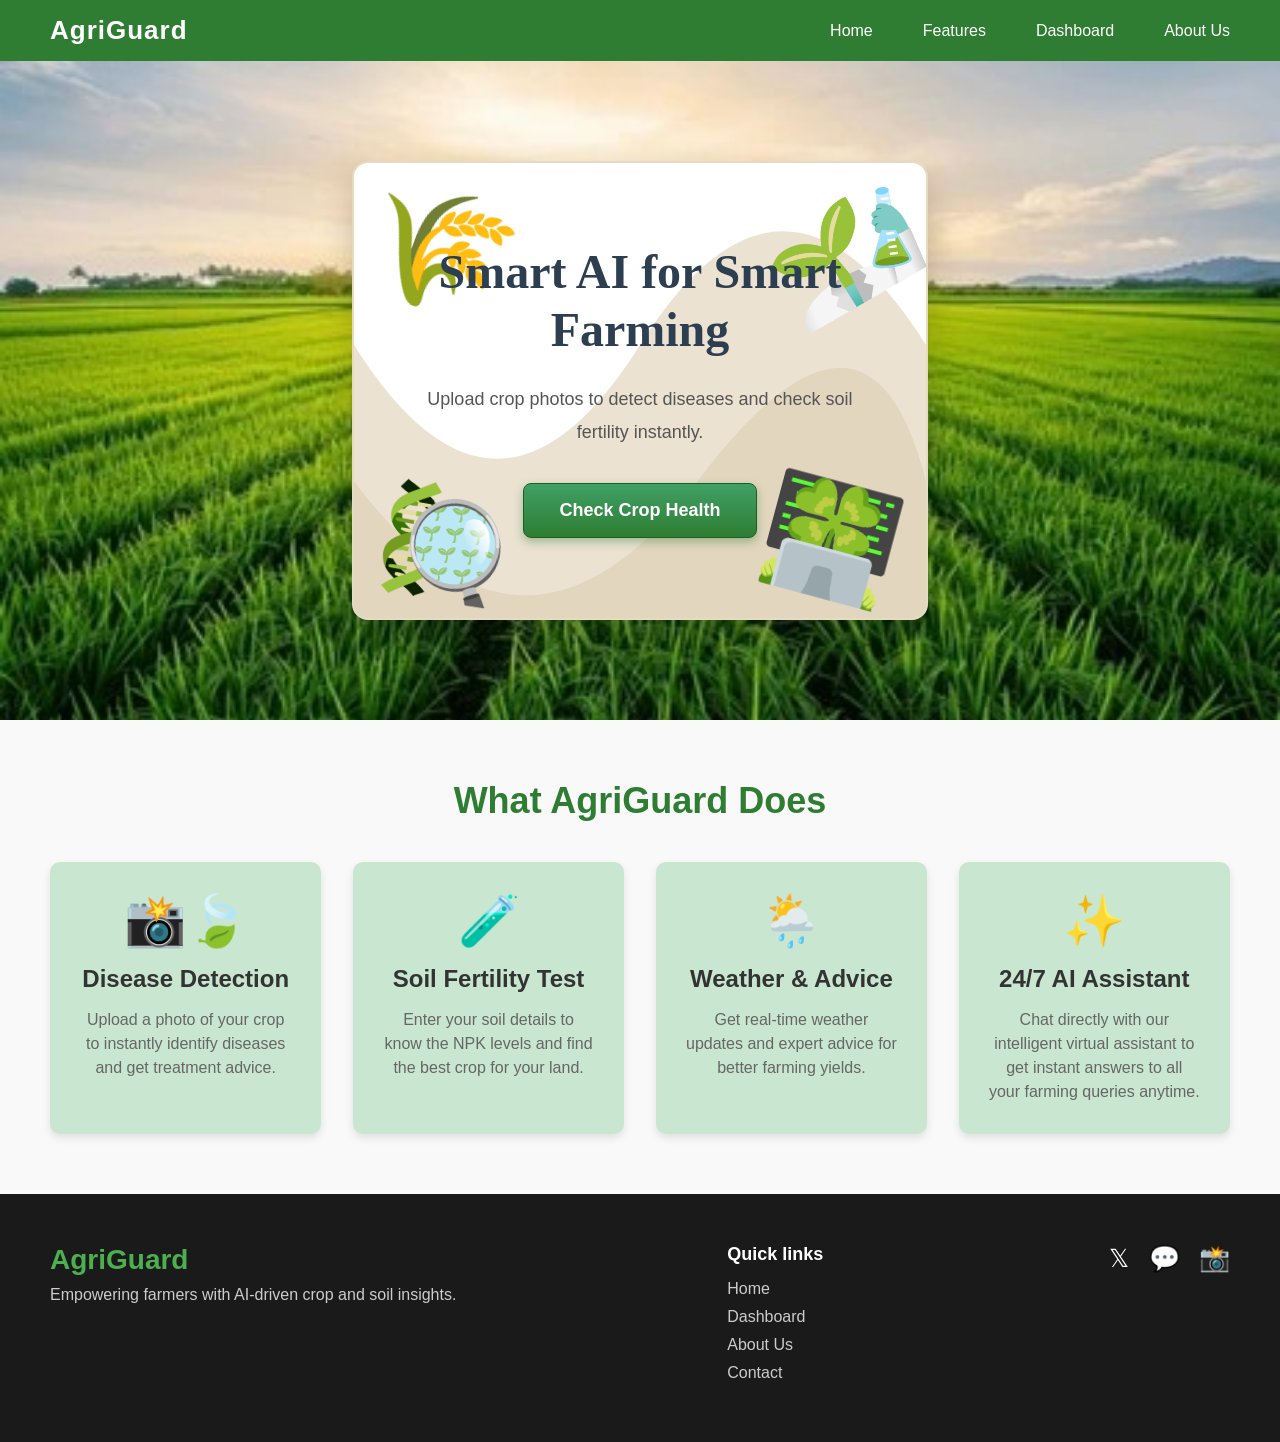
<file: Frontend/index.html>
<!DOCTYPE html>
<html lang="en">
<head>
    <meta charset="UTF-8">
    <meta name="viewport" content="width=device-width, initial-scale=1.0">
    <title>AgriGuard</title>
    <link rel="stylesheet" href="style.css">
</head>
<body>

    <nav class="navbar">
        <div class="logo">
            <h2>AgriGuard</h2>
        </div>
        <ul class="nav-links">
            <li><a href="index.html">Home</a></li>
            <li><a href="#features">Features</a></li>
            <li><a href="dashboard.html">Dashboard</a></li>
            <li><a href="about.html">About Us</a></li>
        </ul>
    </nav>
    
    <section class="hero">
        <div class="hero-content">
            <img src="leaf.png" class="float-icon icon-bl" alt="Leaf Icon">
            <img src="test.png" class="float-icon icon-tr" alt="Soil Test Emoji">
            <img src="tech.png" class="float-icon icon-br" alt="Tech Icon">
            <span class="float-icon icon-tl">🌾</span>
            
            <h1>Smart AI for Smart Farming</h1>
            <p>Upload crop photos to detect diseases and check soil fertility instantly.</p>
            <a href="dashboard.html" class="cta-btn">Check Crop Health</a>
        </div>
    </section>

    <section class="features-section" id="features">
        <div class="section-header">
            <h2>What AgriGuard Does</h2>
        </div>
        
        <div class="features-grid">
            <div class="feature-card">
                <div class="feature-icon">📸🍃</div>
                <h3>Disease Detection</h3>
                <p>Upload a photo of your crop to instantly identify diseases and get treatment advice.</p>
            </div>
            
            <div class="feature-card">
                <div class="feature-icon">🧪</div>
                <h3>Soil Fertility Test</h3>
                <p>Enter your soil details to know the NPK levels and find the best crop for your land.</p>
            </div>
            
            <div class="feature-card">
                <div class="feature-icon">🌦️</div>
                <h3>Weather & Advice</h3>
                <p>Get real-time weather updates and expert advice for better farming yields.</p>
            </div>
            
            <div class="feature-card">
                <div class="feature-icon">✨</div>
                <h3>24/7 AI Assistant</h3>
                <p>Chat directly with our intelligent virtual assistant to get instant answers to all your farming queries anytime.</p>
            </div>
        </div>
    </section>

    <footer class="footer">
        <div class="footer-top">
            <div class="footer-left">
                <h2>AgriGuard</h2>
                <p>Empowering farmers with AI-driven crop and soil insights.</p>
            </div>
            
            <div class="footer-center">
                <h3>Quick links</h3>
                <ul>
                    <li><a href="index.html">Home</a></li>
                    <li><a href="dashboard.html">Dashboard</a></li>
                    <li><a href="about.html">About Us</a></li>
                    <li><a href="#">Contact</a></li>
                </ul>
            </div>
            
            <div class="footer-right">
                <span class="social-icon">𝕏</span>
                <span class="social-icon">💬</span>
                <span class="social-icon">📸</span>
            </div>
        </div>
    </footer>
    <script src="script.js"></script>
</body>
</html>
</file>
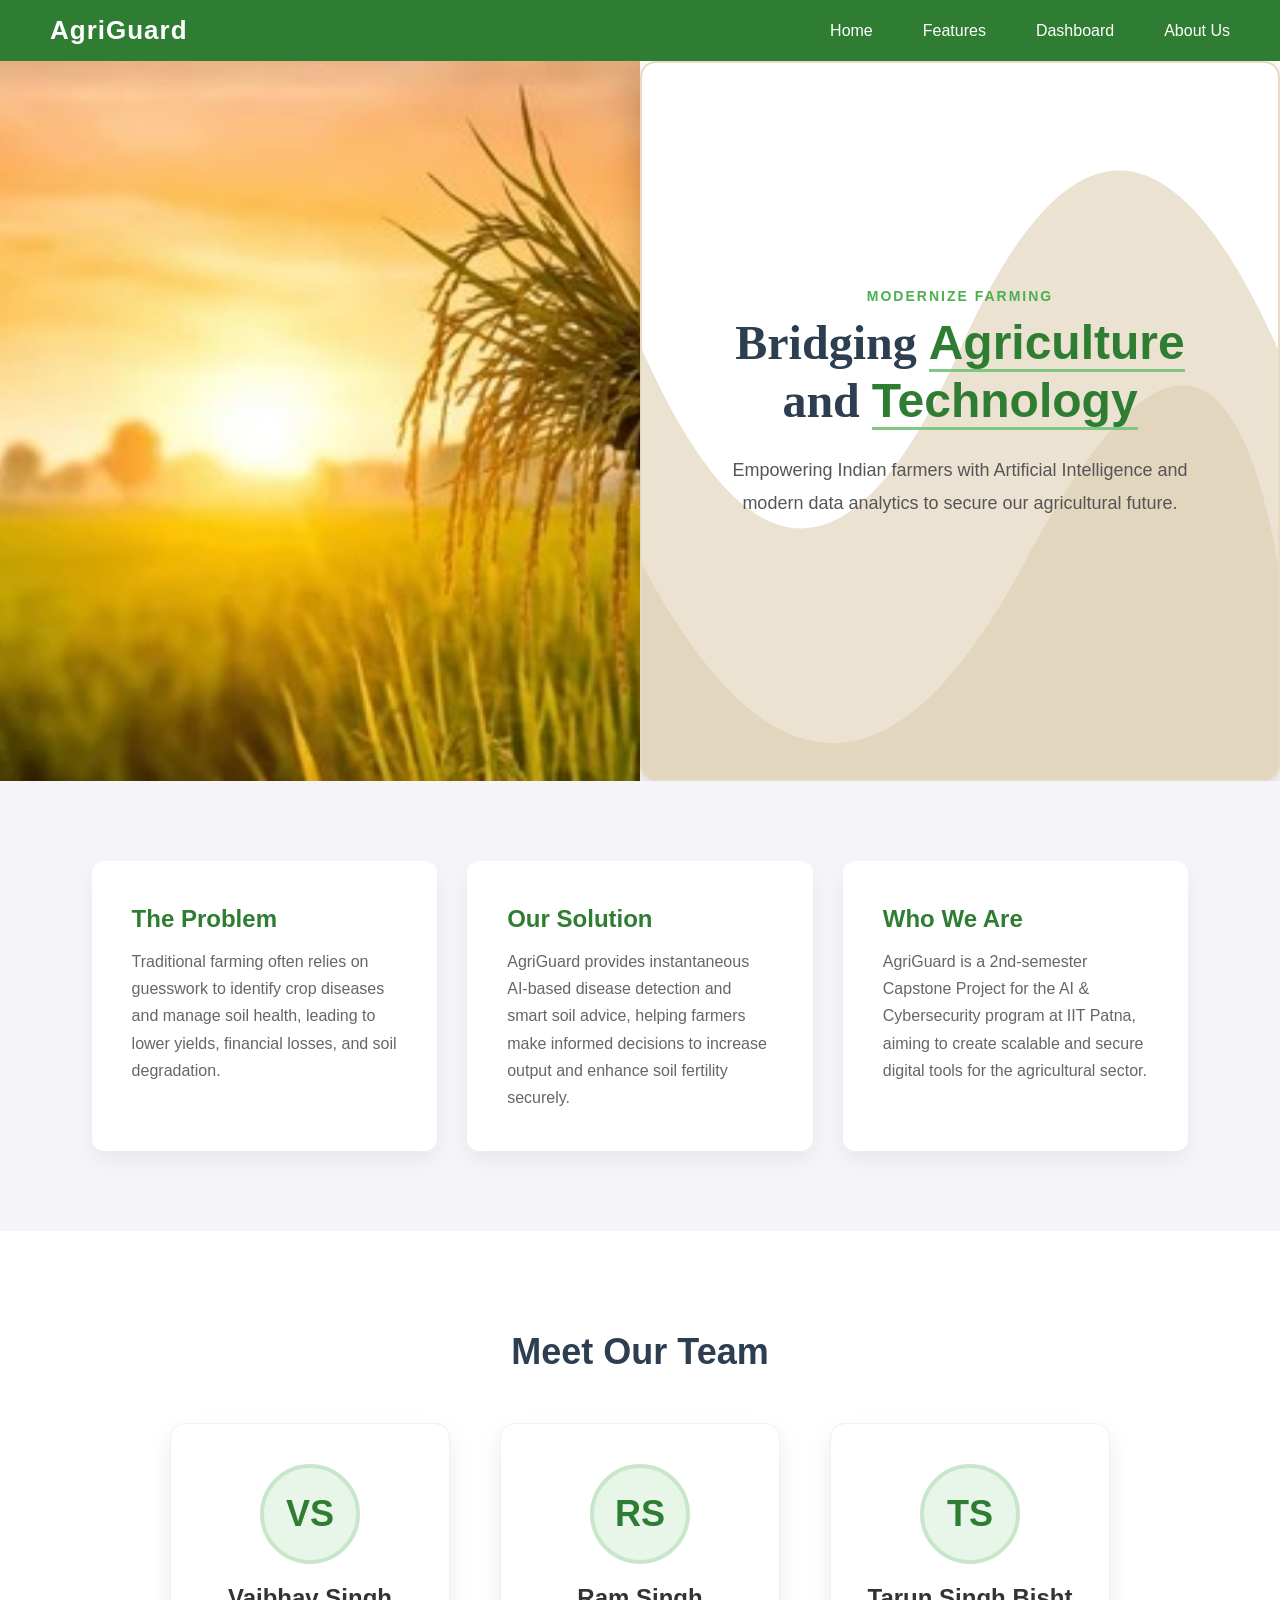
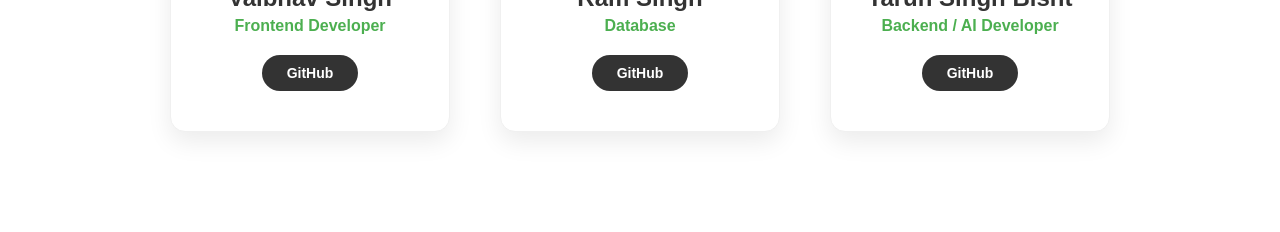
<file: Frontend/about.html>
<!DOCTYPE html>
<html lang="en">
<head>
    <meta charset="UTF-8">
    <meta name="viewport" content="width=device-width, initial-scale=1.0">
    <title>About Us - AgriGuard</title>
    <link rel="stylesheet" href="style.css">
    <link href="https://fonts.googleapis.com/css2?family=Poppins:wght@300;400;600&display=swap" rel="stylesheet">
</head>
<body>

    <nav class="navbar">
        <div class="logo">
            <h2>AgriGuard</h2>
        </div>
        <ul class="nav-links">
            <li><a href="index.html">Home</a></li>
            <li><a href="index.html#features">Features</a></li>
            <li><a href="dashboard.html">Dashboard</a></li>
            <li><a href="about.html">About Us</a></li>
        </ul>
    </nav>

    <div class="about-hero">
        <div class="hero-image"></div>
        <div class="hero-content">
            <span class="sub-title">Modernize Farming</span>
            <h1>Bridging <span class="highlight">Agriculture</span> and <span class="highlight">Technology</span></h1>
            <p>Empowering Indian farmers with Artificial Intelligence and modern data analytics to secure our agricultural future.</p>
        </div>
    </div>

    <div class="about-details-section">
        <div class="details-card">
            <h3>The Problem</h3>
            <p>Traditional farming often relies on guesswork to identify crop diseases and manage soil health, leading to lower yields, financial losses, and soil degradation.</p>
        </div>
        <div class="details-card">
            <h3>Our Solution</h3>
            <p>AgriGuard provides instantaneous AI-based disease detection and smart soil advice, helping farmers make informed decisions to increase output and enhance soil fertility securely.</p>
        </div>
        <div class="details-card">
            <h3>Who We Are</h3>
            <p>AgriGuard is a 2nd-semester Capstone Project for the AI & Cybersecurity program at IIT Patna, aiming to create scalable and secure digital tools for the agricultural sector.</p>
        </div>
    </div>

    <div class="team-section">
        <h2>Meet Our Team</h2>
        <div class="team-cards">
            
            <div class="team-card">
                <div class="avatar-circle">VS</div>
                <h3>Vaibhav Singh</h3>
                <p class="team-role">Frontend Developer</p>
                <a href="https://github.com/Vaibhav-Singh1008" target="_blank" class="git-btn">GitHub</a>
            </div>

            <div class="team-card">
                <div class="avatar-circle">RS</div>
                <h3>Ram Singh</h3>
                <p class="team-role">Database</p>
                <a href="#" class="git-btn">GitHub</a>
            </div>

            <div class="team-card">
                <div class="avatar-circle">TS</div>
                <h3>Tarun Singh Bisht</h3>
                <p class="team-role">Backend / AI Developer</p>
                <a href="#" class="git-btn">GitHub</a>
            </div>

        </div>
    </div>

</body>
</html>
</file>
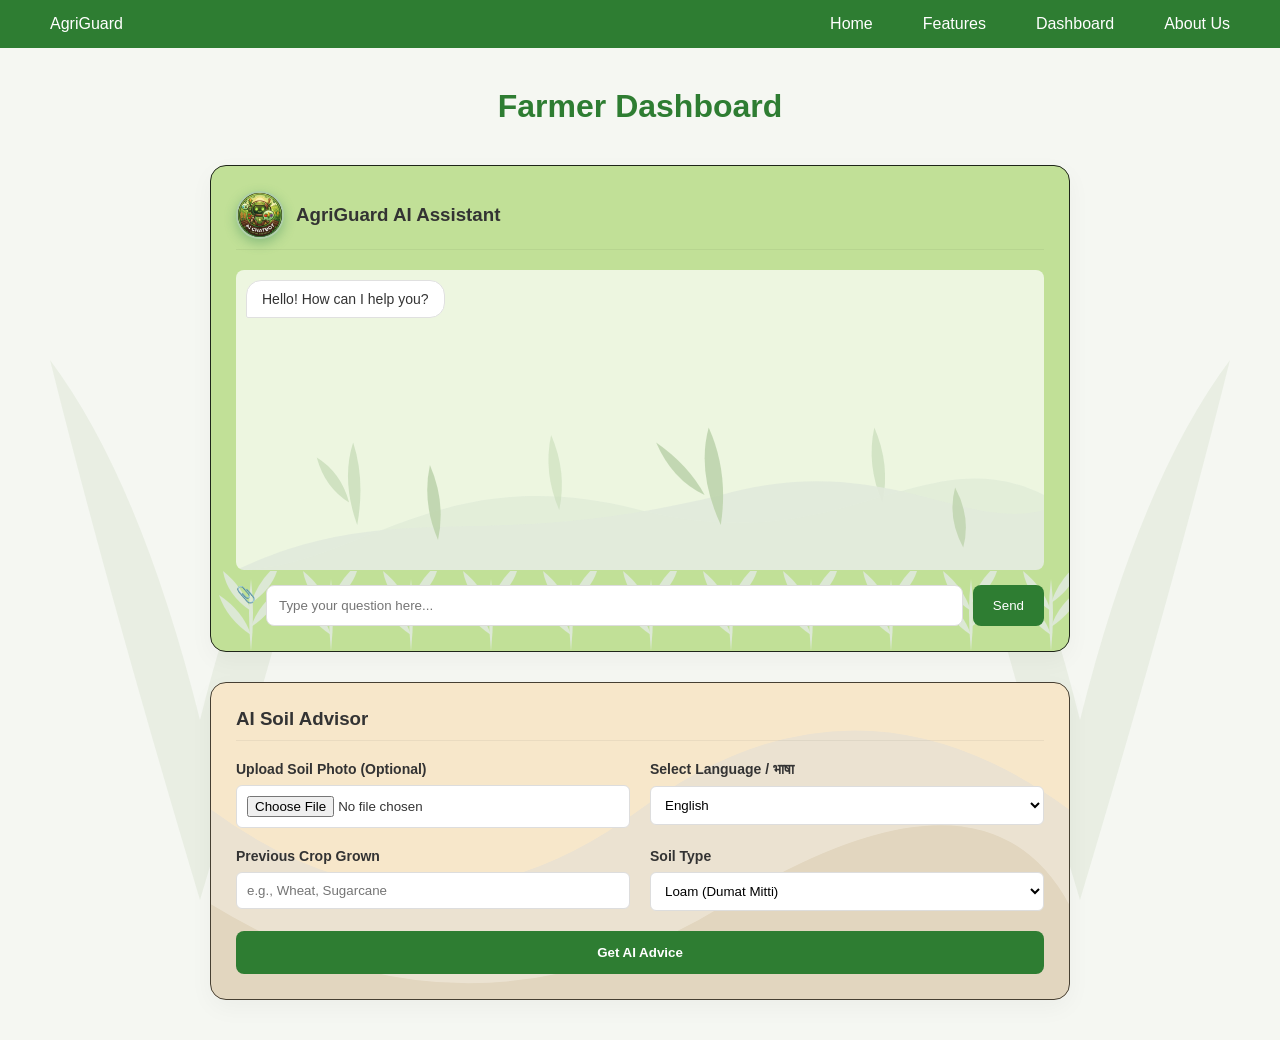
<file: Frontend/dashboard.html>
<!DOCTYPE html>
<html lang="en">
<head>
    <meta charset="UTF-8">
    <meta name="viewport" content="width=device-width, initial-scale=1.0">
    <title>AgriGuard | Farmer Dashboard</title>
    <link rel="stylesheet" href="style.css">
</head>
<body>
    <nav class="navbar">
        <div class="logo">AgriGuard</div>
        <ul class="nav-links">
            <li><a href="index.html">Home</a></li>
            <li><a href="index.html#features">Features</a></li>
            <li><a href="dashboard.html">Dashboard</a></li>
            <li><a href="about.html">About Us</a></li>
        </ul>
    </nav>

    <main class="dashboard-wrapper">
        <h1 class="page-title">Farmer Dashboard</h1>

        <section class="glass-panel chatbot-container">
            <div class="panel-header">
                <div class="header-left">
                    <div class="bot-icon">
                        <img src="chatbot.png" alt="AI Bot">
                    </div>
                    <h3>AgriGuard AI Assistant</h3>
                </div>
            </div>
            
            <div class="chat-window" id="chatWindow">
                <div class="message ai-msg">
                    Hello! How can I help you?
                </div>
            </div>

            <form class="chat-input-area" id="chatForm">
                <label for="chatImageUpload" class="btn-upload">📎</label>
                <input type="file" id="chatImageUpload" accept="image/*" style="display: none;">
                <input type="text" id="userInput" placeholder="Type your question here...">
                <button type="submit" class="btn-send">Send</button>
            </form>
        </section>

        <section class="glass-panel soil-advisor-container">
            <div class="panel-header">
                <h3>AI Soil Advisor</h3>
            </div>
            
            <form id="advisorForm" class="vertical-form">
                <div class="form-grid">
                    <div class="input-group">
                        <label>Upload Soil Photo (Optional)</label>
                        <input type="file" id="soilPhoto" class="form-control">
                    </div>

                    <div class="input-group">
                        <label>Select Language / भाषा</label>
                        <select class="form-control">
                            <option>English</option>
                            <option>Hindi</option>
                        </select>
                    </div>

                    <div class="input-group">
                        <label>Previous Crop Grown</label>
                        <input type="text" placeholder="e.g., Wheat, Sugarcane" class="form-control">
                    </div>

                    <div class="input-group">
                        <label>Soil Type</label>
                        <select class="form-control">
                            <option>Loam (Dumat Mitti)</option>
                            <option>Clay (Chikni Mitti)</option>
                            <option>Sandy (Retili Mitti)</option>
                        </select>
                    </div>
                </div>

                <button type="submit" class="btn-primary full-width">Get AI Advice</button>
            </form>

            <div id="aiResultBox" class="result-box" style="display: none;">
            </div>
        </section>
    </main>

    <script src="script.js"></script>
</body>
</html>
</file>
<file: Frontend/style.css>
* {
    margin: 0;
    padding: 0;
    box-sizing: border-box;
    font-family: Arial, sans-serif;
}
html {
    scroll-behavior: smooth;
}
.navbar {
    display: flex;
    justify-content: space-between;
    align-items: center;
    background-color: #2e7d32;
    padding: 15px 50px;
}

.logo h2 {
    color: white;
    font-size: 26px;
    letter-spacing: 1px;
}

.nav-links {
    list-style: none;
    display: flex;
}

.nav-links li {
    margin-left: 30px;
}

.nav-links a {
    text-decoration: none;
    color: white;
    font-size: 16px;
    transition: 0.3s;
}

.nav-links a:hover {
    color: #c8e6c9;
}
.hero {
    position: relative;
    background-image: url('farm.jpg');
    background-size: cover;
    background-position: center;
    padding: 100px 5%;
    display: flex;
    align-items: center;
    justify-content: center;
    min-height: 70vh;
}

.hero-content {
    background-color: #f4efe6;
    background-image: url("data:image/svg+xml,%3Csvg viewBox='0 0 500 100' preserveAspectRatio='none' xmlns='http://www.w3.org/2000/svg'%3E%3Cpath d='M0,40 Q125,90 250,40 T500,40 L500,100 L0,100 Z' fill='%23ebe2d1' /%3E%3Cpath d='M0,70 Q150,120 300,70 T500,70 L500,100 L0,100 Z' fill='%23e2d6bf' /%3E%3C/svg%3E");
    background-position: bottom;
    background-repeat: no-repeat;
    background-size: cover;
    padding: 60px 80px;
    border-radius: 16px;
    box-shadow: 0 15px 35px rgba(0, 0, 0, 0.2);
    text-align: center;
    max-width: 750px;
    position: relative;
    border: 2px solid #e6dac3;
}

.hero-content h1 {
    color: #164a27;
    font-size: 56px;
    font-weight: 700;
    margin-bottom: 20px;
    line-height: 1.1;
    position: relative;
    z-index: 2;
    font-family: 'Lora', serif;
}

.hero-content p {
    color: #333;
    font-size: 18px;
    margin-bottom: 35px;
    position: relative;
    z-index: 2;
    font-weight: 500;
}

.float-icon {
    position: absolute;
    width: 150px;
    height: auto;
    z-index: 2;
}

.icon-tl {
    position: absolute;
    top: 25px;
    left: 10px;
    transform: rotate(20deg);
    
    font-size: 120px; 
    line-height: 1;
    width: auto; 
    height: auto;
}

.icon-tr {
    top: 0px;
    right: 15px;
    transform: rotate(-30deg);
}

.icon-bl {
    bottom: 15px;
    left: 30px;
    transform: rotate(10deg);
    width: 120px;
}

.icon-br {
    bottom: 15px;
    right: 30px;
    transform: rotate(15deg);
    width: 130px;
}

.cta-btn {
    background: linear-gradient(180deg, #40a065 0%, #2e7d32 100%);
    color: white;
    padding: 16px 35px;
    border-radius: 8px;
    text-decoration: none;
    font-size: 18px;
    font-weight: 600;
    box-shadow: 0 4px 10px rgba(46, 125, 50, 0.4);
    display: inline-block;
    width: max-content;
    margin: 0 auto;
    position: relative;
    z-index: 2;
    transition: 0.3s;
    border: 1px solid #1f5e23;
}

.cta-btn:hover {
    transform: translateY(-2px);
    box-shadow: 0 6px 15px rgba(46, 125, 50, 0.6);
    filter: brightness(1.05);
}
.features-section {
    padding: 60px 50px;
    text-align: center;
    background-color: #f9f9f9;
}

.features-section h2 {
    color: #2e7d32;
    font-size: 36px;
    margin-bottom: 40px;
}

.features-grid {
    display: flex;
    justify-content: space-between;
    gap: 20px;
}

.feature-card {
    background-color: #c8e6d0;
    width: 23%; 
    padding: 30px;
    border-radius: 10px;
    box-shadow: 0 4px 8px rgba(0, 0, 0, 0.1);
    transition: 0.3s;
    text-align: center;
}

.feature-card:hover {
    transform: translateY(-10px);
    box-shadow: 0 8px 16px rgba(0, 0, 0, 0.2);
}

.feature-icon {
    font-size: 50px;
    margin-bottom: 15px;
}

.feature-card h3 {
    color: #333;
    font-size: 24px;
    margin-bottom: 15px;
}

.feature-card p {
    color: #666;
    font-size: 16px;
    line-height: 1.5;
}
.footer {
    background-color: #1a1a1a;
    color: white;
    padding: 50px 50px 20px 50px;
}

.footer-top {
    display: flex;
    justify-content: space-between;
    margin-bottom: 30px;
}

.footer-left h2 {
    color: #4caf50;
    font-size: 28px;
    margin-bottom: 10px;
}

.footer-left p {
    color: #ccc;
    font-size: 16px;
}

.footer-center h3 {
    margin-bottom: 15px;
    font-size: 18px;
}

.footer-center ul {
    list-style: none;
}

.footer-center ul li {
    margin-bottom: 10px;
}

.footer-center ul li a {
    color: #ccc;
    text-decoration: none;
    transition: 0.3s;
}

.footer-center ul li a:hover {
    color: white;
}

.footer-right .social-icon {
    font-size: 25px;
    margin-left: 15px;
    cursor: pointer;
}
.dashboard-container {
    padding: 50px;
    background-color: #f4f4f9;
    min-height: 80vh;
}

.dash-title {
    text-align: center;
    color: #2e7d32;
    margin-bottom: 40px;
    font-size: 32px;
}

.dash-grid {
    display: flex;
    justify-content: center;
    gap: 40px;
}

.dash-card {
    background-color: white;
    padding: 30px;
    border-radius: 10px;
    box-shadow: 0 4px 8px rgba(0, 0, 0, 0.1);
    width: 40%;
}

.dash-card h2 {
    color: #333;
    margin-bottom: 20px;
    text-align: center;
}

.upload-box {
    border: 2px dashed #4caf50;
    padding: 60px 20px;
    text-align: center;
    margin-bottom: 20px;
    cursor: pointer;
    background-color: #e8f5e9;
    border-radius: 5px;
}

.upload-box span {
    font-size: 18px;
    color: #2e7d32;
    font-weight: bold;
}

.soil-form {
    display: flex;
    flex-direction: column;
}

.soil-form label {
    margin-bottom: 5px;
    font-weight: bold;
    color: #555;
    margin-top: 5px;
}

.soil-form input {
    padding: 10px;
    margin-bottom: 15px;
    border: 1px solid #ccc;
    border-radius: 5px;
    font-size: 16px;
}

.predict-btn {
    background-color: #2e7d32;
    color: white;
    border: none;
    padding: 12px;
    font-size: 16px;
    border-radius: 5px;
    cursor: pointer;
    width: 100%;
    font-weight: bold;
}

.predict-btn:hover {
    background-color: #1b5e20;
}
.soil-form select {
    padding: 10px;
    margin-bottom: 15px;
    border: 1px solid #ccc;
    border-radius: 5px;
    font-size: 16px;
    background-color: white;
}

.ai-chat-box {
    margin-top: 20px;
    padding: 15px;
    background-color: #e3f2fd;
    border-left: 5px solid #1976d2;
    border-radius: 5px;
}

.ai-chat-box h4 {
    color: #1976d2;
    margin-bottom: 5px;
    font-size: 16px;
}

.ai-chat-box p {
    color: #333;
    font-size: 15px;
    line-height: 1.4;
}
body {
    background-color: #f9fbf9;
}

.about-hero {
    display: flex;
    min-height: 80vh;
    background-color: white;
    overflow: hidden;
}

.hero-image {
    width: 50%;
    background-image: url('about.jpg');
    background-size: cover;
    background-position: center;
    position: relative;
}

.hero-content {
    width: 50%;
    padding: 80px 60px;
    display: flex;
    flex-direction: column;
    justify-content: center;
    background-color: white;
}

.sub-title {
    color: #4caf50;
    text-transform: uppercase;
    font-weight: bold;
    font-size: 14px;
    letter-spacing: 2px;
    margin-bottom: 10px;
}

.hero-content h1 {
    font-size: 48px;
    color: #2c3e50;
    line-height: 1.2;
    margin-bottom: 25px;
}

.highlight {
    color: #2e7d32;
    border-bottom: 3px solid #81c784;
}

.hero-content p {
    font-size: 18px;
    color: #555;
    line-height: 1.8;
    max-width: 600px;
}

.about-details-section {
    display: flex;
    justify-content: center;
    gap: 30px;
    padding: 80px 5%;
    background-color: #f4f4f9;
}

.details-card {
    background-color: white;
    padding: 40px;
    border-radius: 12px;
    width: 30%;
    box-shadow: 0 10px 20px rgba(0,0,0,0.05);
    transition: 0.3s;
    border-top: 4px solid white;
}

.details-card:hover {
    transform: translateY(-8px);
    border-top: 4px solid #4caf50;
}

.details-card h3 {
    color: #2e7d32;
    margin-bottom: 15px;
    font-size: 24px;
}

.details-card p {
    color: #666;
    font-size: 16px;
    line-height: 1.7;
}

.team-section {
    padding: 100px 5%;
    text-align: center;
    background-color: white;
}

.team-section h2 {
    color: #2c3e50;
    font-size: 36px;
    margin-bottom: 50px;
}

.team-cards {
    display: flex;
    justify-content: center;
    gap: 50px;
}

.team-card {
    background-color: white;
    padding: 40px 30px;
    border-radius: 15px;
    width: 280px;
    box-shadow: 0 10px 25px rgba(0,0,0,0.08);
    transition: 0.4s;
    border: 1px solid #f0f0f0;
}

.team-card:hover {
    transform: translateY(-10px) scale(1.02);
    box-shadow: 0 15px 35px rgba(46, 125, 50, 0.15);
}

.avatar-circle {
    width: 100px;
    height: 100px;
    background-color: #e8f5e9;
    color: #2e7d32;
    border-radius: 50%;
    display: flex;
    align-items: center;
    justify-content: center;
    font-size: 36px;
    font-weight: bold;
    margin: 0 auto 20px auto;
    border: 4px solid #c8e6c9;
}

.team-card h3 {
    color: #333;
    font-size: 24px;
    margin-bottom: 5px;
}

.team-role {
    color: #4caf50;
    font-weight: bold;
    font-size: 16px;
    margin-bottom: 20px;
}

.git-btn {
    display: inline-block;
    padding: 10px 25px;
    background-color: #333;
    color: white;
    text-decoration: none;
    border-radius: 25px;
    font-size: 14px;
    font-weight: bold;
    transition: 0.3s;
}

.git-btn:hover {
    background-color: #2e7d32;
    transform: translateY(-2px);
}
:root {
    --primary-green: #2e7d32;
    --light-green: #40a065;
    --bg-color: #f5f7f2;
}

body {
    font-family: 'Segoe UI', Tahoma, Geneva, Verdana, sans-serif;
    background-color: var(--bg-color);
    background-image: 
        url("data:image/svg+xml,%3Csvg width='400' height='600' viewBox='0 0 100 200' xmlns='http://www.w3.org/2000/svg'%3E%3Cpath d='M50,200 Q20,100 0,20 Q30,60 50,140 Q70,60 100,20 Q80,100 50,200 Z' fill='%23e6ede0' opacity='0.8'/%3E%3C/svg%3E"),
        url("data:image/svg+xml,%3Csvg width='400' height='600' viewBox='0 0 100 200' xmlns='http://www.w3.org/2000/svg'%3E%3Cpath d='M50,200 Q20,100 0,20 Q30,60 50,140 Q70,60 100,20 Q80,100 50,200 Z' fill='%23e6ede0' opacity='0.8'/%3E%3C/svg%3E");
    background-position: left bottom, right bottom;
    background-repeat: no-repeat, no-repeat;
    background-attachment: fixed;
    margin: 0;
    color: #333;
}

.navbar {
    background-color: var(--primary-green);
    padding: 15px 50px;
    display: flex;
    justify-content: space-between;
    align-items: center;
    color: white;
}

.nav-links {
    list-style: none;
    display: flex;
    gap: 20px;
}

.nav-links a {
    color: white;
    text-decoration: none;
    font-weight: 500;
}

.dashboard-wrapper {
    max-width: 900px;
    margin: 40px auto;
    padding: 0 20px;
    display: flex;
    flex-direction: column; 
    gap: 30px;
    position: relative;
    z-index: 1;
}

.page-title {
    text-align: center;
    color: var(--primary-green);
    margin-bottom: 10px;
}

.glass-panel {
    border-radius: 16px;
    box-shadow: 0 8px 24px rgba(0, 0, 0, 0.04);
    padding: 25px;
    position: relative;
    overflow: hidden;
}

.panel-header {
    display: flex;
    justify-content: space-between;
    align-items: center;
    border-bottom: 1px solid rgba(0,0,0,0.05);
    margin-bottom: 20px;
    padding-bottom: 10px;
    position: relative;
    z-index: 2;
}
.header-left {
    display: flex;
    align-items: center;
    gap: 12px;
}

.bot-icon {
    width: 48px;
    height: 48px;
    border-radius: 50%;
    border: 2px solid #aecfa9;
    box-shadow: 0 4px 12px rgba(53, 136, 86, 0.4);
    overflow: hidden;
    display: flex;
    justify-content: center;
    align-items: center;
    background-color: #1a2b1c;
}

.bot-icon img {
    width: 100%;
    height: 100%;
    object-fit: cover;
}

.chat-window {
    height: 300px;
    overflow-y: auto;
    display: flex;
    flex-direction: column;
    gap: 12px;
    padding: 10px;
    background-color: rgba(255,255,255,0.7);
    background-image: url("data:image/svg+xml,%3Csvg viewBox='0 0 1000 200' preserveAspectRatio='none' xmlns='http://www.w3.org/2000/svg'%3E%3Cpath d='M0,200 C150,200 250,50 500,120 C750,190 850,20 1000,100 L1000,200 L0,200 Z' fill='%23dce8d5' opacity='0.6'/%3E%3Cpath d='M150,140 Q130,80 145,30 Q160,80 150,140 Z' fill='%23c8dcb9' opacity='0.8'/%3E%3Cpath d='M140,110 Q110,90 100,50 Q130,70 140,110 Z' fill='%23c8dcb9' opacity='0.8'/%3E%3Cpath d='M400,120 Q380,70 390,20 Q410,70 400,120 Z' fill='%23c8dcb9' opacity='0.6'/%3E%3Cpath d='M800,110 Q780,60 790,10 Q810,60 800,110 Z' fill='%23c8dcb9' opacity='0.7'/%3E%3Cpath d='M0,200 C200,100 300,180 600,100 C800,40 900,150 1000,120 L1000,200 L0,200 Z' fill='%23e2eadc' opacity='0.9'/%3E%3Cpath d='M250,160 Q230,110 240,60 Q260,110 250,160 Z' fill='%23bed4ad' opacity='0.9'/%3E%3Cpath d='M600,140 Q570,70 585,10 Q610,70 600,140 Z' fill='%23bed4ad' opacity='0.9'/%3E%3Cpath d='M580,100 Q540,80 520,30 Q560,60 580,100 Z' fill='%23bed4ad' opacity='0.9'/%3E%3Cpath d='M900,170 Q880,130 890,90 Q910,130 900,170 Z' fill='%23bed4ad' opacity='0.8'/%3E%3C/svg%3E");
    background-position: bottom;
    background-repeat: no-repeat;
    background-size: 100% 50%;
    border-radius: 8px;
    margin-bottom: 15px;
    position: relative;
    z-index: 2;
}

.message {
    max-width: 80%;
    padding: 10px 15px;
    border-radius: 15px;
    font-size: 14px;
    position: relative;
    z-index: 3;
}

.ai-msg {
    align-self: flex-start;
    background-color: #ffffff;
    border: 1px solid #e0e0e0;
    border-bottom-left-radius: 2px;
}

.user-msg {
    align-self: flex-end;
    background-color: var(--primary-green);
    color: white;
    border-bottom-right-radius: 2px;
}

.chat-input-area {
    display: flex;
    gap: 10px;
    position: relative;
    z-index: 2;
}

.chat-input-area input {
    flex: 1;
    padding: 12px;
    border: 1px solid #ddd;
    border-radius: 8px;
    outline: none;
    background: #ffffff;
}

.form-grid {
    display: grid;
    grid-template-columns: 1fr 1fr; 
    gap: 20px;
    margin-bottom: 20px;
    position: relative;
    z-index: 2;
}

.input-group label {
    display: block;
    margin-bottom: 8px;
    font-size: 14px;
    font-weight: 600;
}

.form-control {
    width: 100%;
    padding: 10px;
    border: 1px solid #ddd;
    border-radius: 6px;
    background: #ffffff;
}

.btn-primary {
    background: var(--primary-green);
    color: white;
    border: none;
    padding: 14px;
    border-radius: 8px;
    cursor: pointer;
    font-weight: bold;
    transition: 0.3s;
    position: relative;
    z-index: 2;
}

.btn-primary:hover {
    background-color: var(--light-green);
    transform: translateY(-2px);
}

.btn-send {
    background-color: var(--primary-green);
    color: white;
    border: none;
    padding: 0 20px;
    border-radius: 8px;
    cursor: pointer;
}

.full-width { width: 100%; }

@media (max-width: 600px) {
    .form-grid { grid-template-columns: 1fr; }
}

.dashboard-wrapper .glass-panel:nth-of-type(1) {
    background-color: #c1e097 !important;
    border: 1px solid #1e2519 !important;
    background-image: url("data:image/svg+xml,%3Csvg viewBox='0 0 100 100' xmlns='http://www.w3.org/2000/svg'%3E%3Cpath d='M50,100 Q55,50 50,10 Q45,50 50,100 Z' fill='%23dce8d5' /%3E%3Cpath d='M50,80 Q20,60 10,30 Q40,50 50,80 Z' fill='%23dce8d5' /%3E%3Cpath d='M50,70 Q80,50 90,20 Q60,40 50,70 Z' fill='%23dce8d5' /%3E%3Cpath d='M50,50 Q20,30 15,0 Q40,20 50,50 Z' fill='%23dce8d5' /%3E%3Cpath d='M50,40 Q80,20 85,-10 Q60,10 50,40 Z' fill='%23dce8d5' /%3E%3C/svg%3E") !important;
    background-position: bottom left !important;
    background-repeat: repeat-x !important;
    background-size: 80px 80px !important;
}

.dashboard-wrapper .glass-panel:nth-of-type(2) {
    background-color: #f7e7ca !important;
    border: 1px solid #463f32 !important;
    background-image: url("data:image/svg+xml,%3Csvg viewBox='0 0 500 100' preserveAspectRatio='none' xmlns='http://www.w3.org/2000/svg'%3E%3Cpath d='M0,40 Q125,90 250,40 T500,40 L500,100 L0,100 Z' fill='%23ebe2d1' /%3E%3Cpath d='M0,70 Q150,120 300,70 T500,70 L500,100 L0,100 Z' fill='%23e2d6bf' /%3E%3C/svg%3E") !important;
    background-position: bottom !important;
    background-repeat: no-repeat !important;
    background-size: cover !important;
}
</file>
